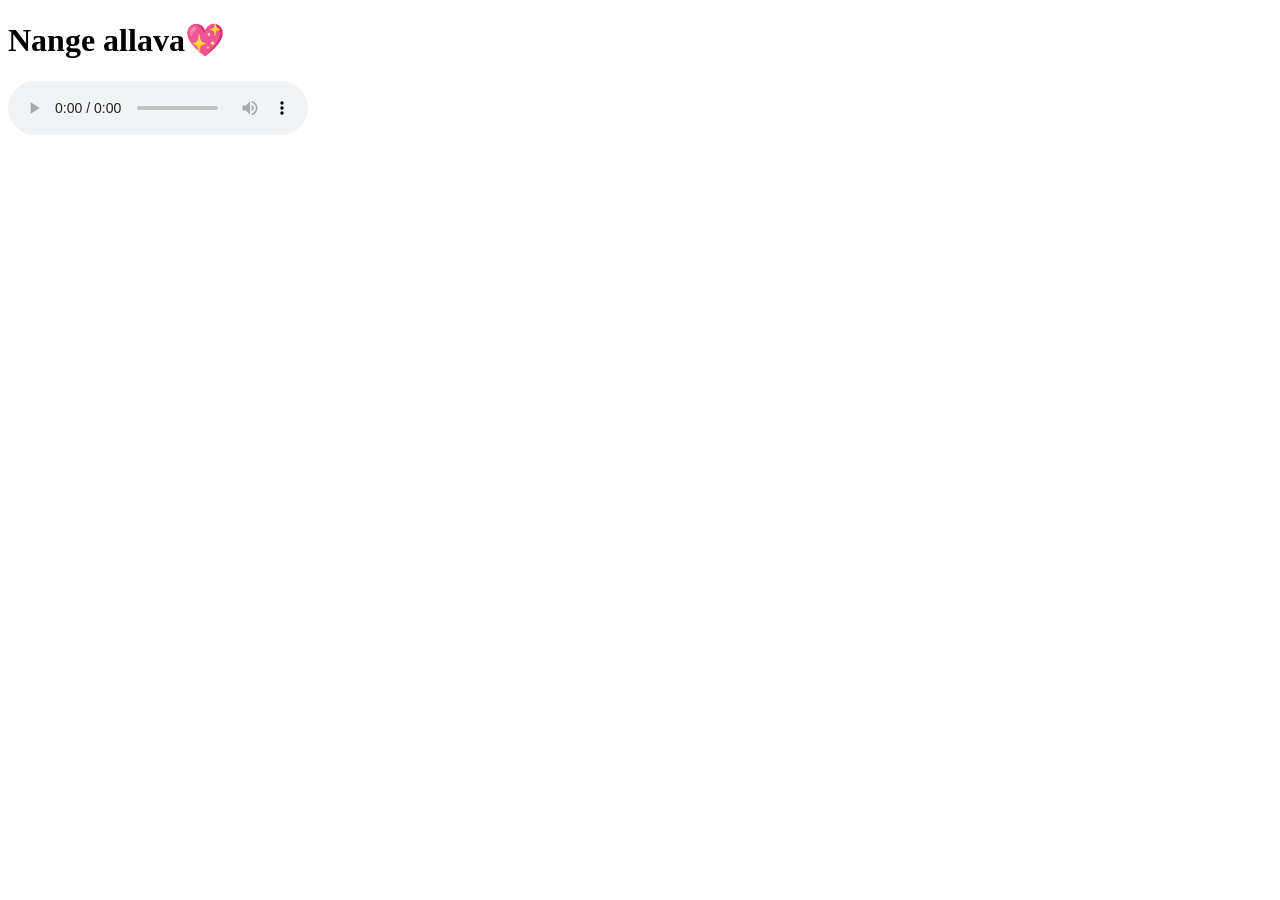
<file: audio.html>
<!DOCTYPE html>
<html>

<head>
    <title>Audio example</title>
</head>

<body>

    <h1>Nange allava💖</h1>

    <audio controls>
        <source src=https://genius.com/Sanjith-hegde-nange-allava-lyrics">
    </audio>
</body>
</html>
</file>
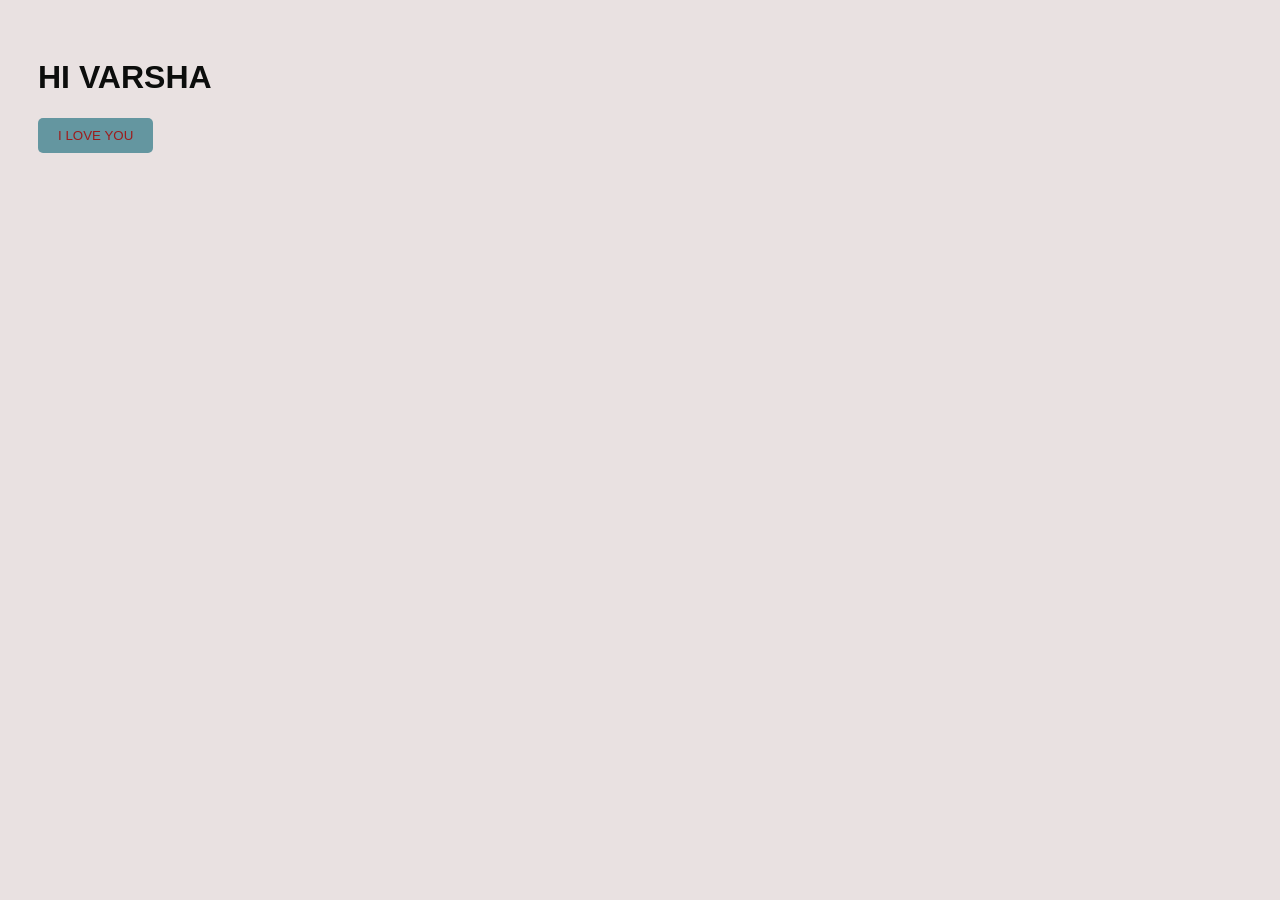
<file: bas.html>
<!DOCTYPE html>
<html lang="en">
<head>
    <meta charset="UTF-8">
    <meta name="viewport" content="width=device-width, initial-scale=1.0">
    <title>web development</title>
    <link rel="stylesheet" href="bas.css">
</head>
<body>
    <h1 id="heading">HI VARSHA</h1>
    <button id="changeBtn" onclick="change()">I LOVE YOU</button>

    <script src="bas.js"></script>
</body>
</html>
</file>
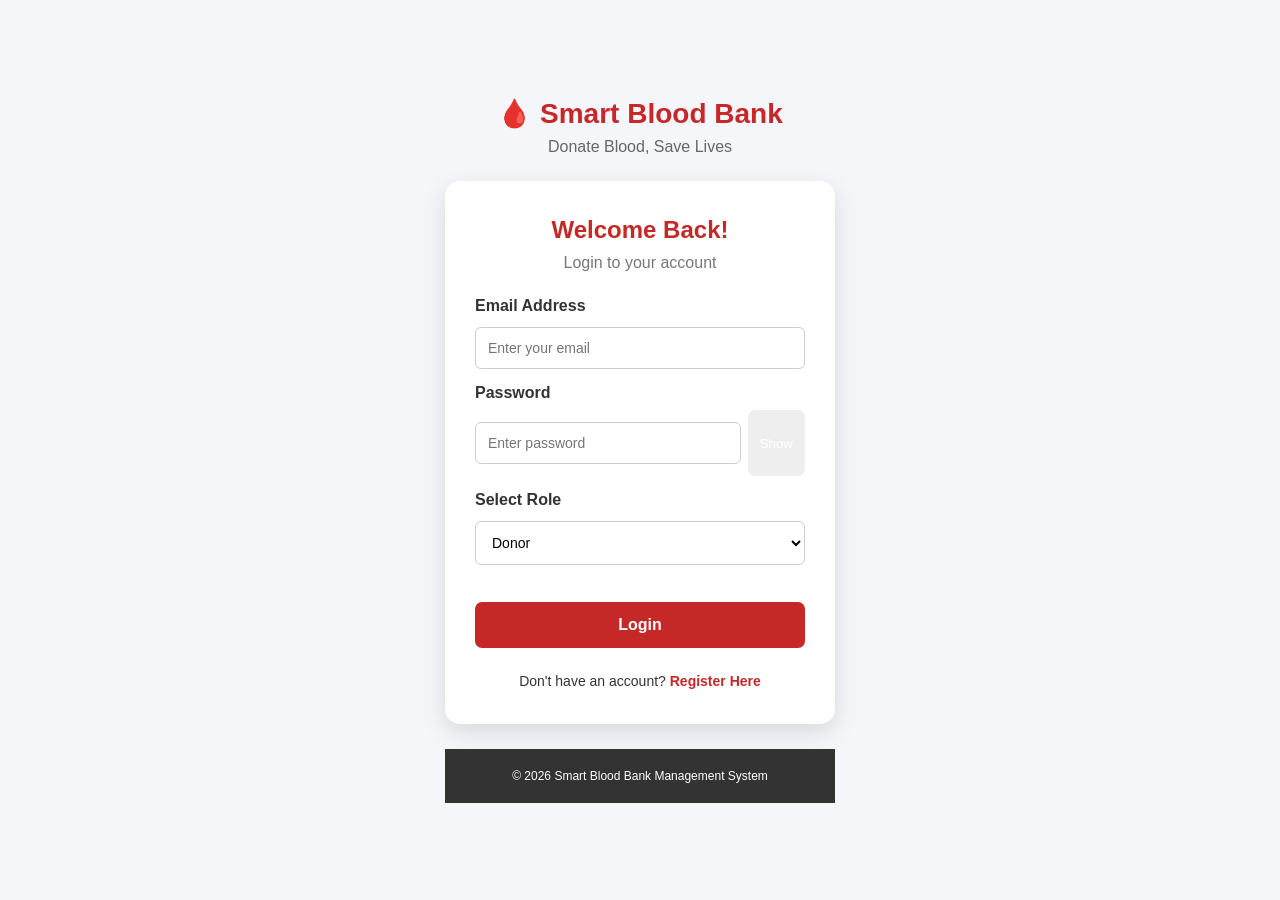
<file: login.html>
<!DOCTYPE html>
<html lang="en">
<head>
    <meta charset="UTF-8">
    <meta name="viewport" content="width=device-width, initial-scale=1.0">
    <title>Smart Blood Bank Login</title>
    <link rel="stylesheet" href="login.css">
    <link rel="stylesheet" href="register.css">
    <link rel="stylesheet" href="index.css">
</head>
<body>

<div class="login-container">

    <div class="logo">
        <h1>🩸 Smart Blood Bank</h1>
        <p>Donate Blood, Save Lives</p>
    </div>

    <div class="login-box">

        <h2>Welcome Back!</h2>
        <p class="subtitle">Login to your account</p>

        <form id="loginForm">

            <label>Email Address</label>
            <input type="email" id="email"
                   placeholder="Enter your email" required>

            <label>Password</label>

            <div class="password-box">
                <input type="password" id="password"
                       placeholder="Enter password" required>

                <button type="button" id="togglePassword">
                    Show
                </button>
            </div>

            <label>Select Role</label>
            <select id="role">
                <option value="DONOR">Donor</option>
                <option value="ADMIN">Admin</option>
            </select>

            <button type="submit" class="login-btn">
                Login
            </button>

            <p id="message"></p>

        </form>

        <div class="register">
            Don't have an account?
            <a href="register.html">Register Here</a>
        </div>

    </div>

    <footer>
        © 2026 Smart Blood Bank Management System
    </footer>

</div>

<script src="login.js"></script>
</body>
</html>
</file>
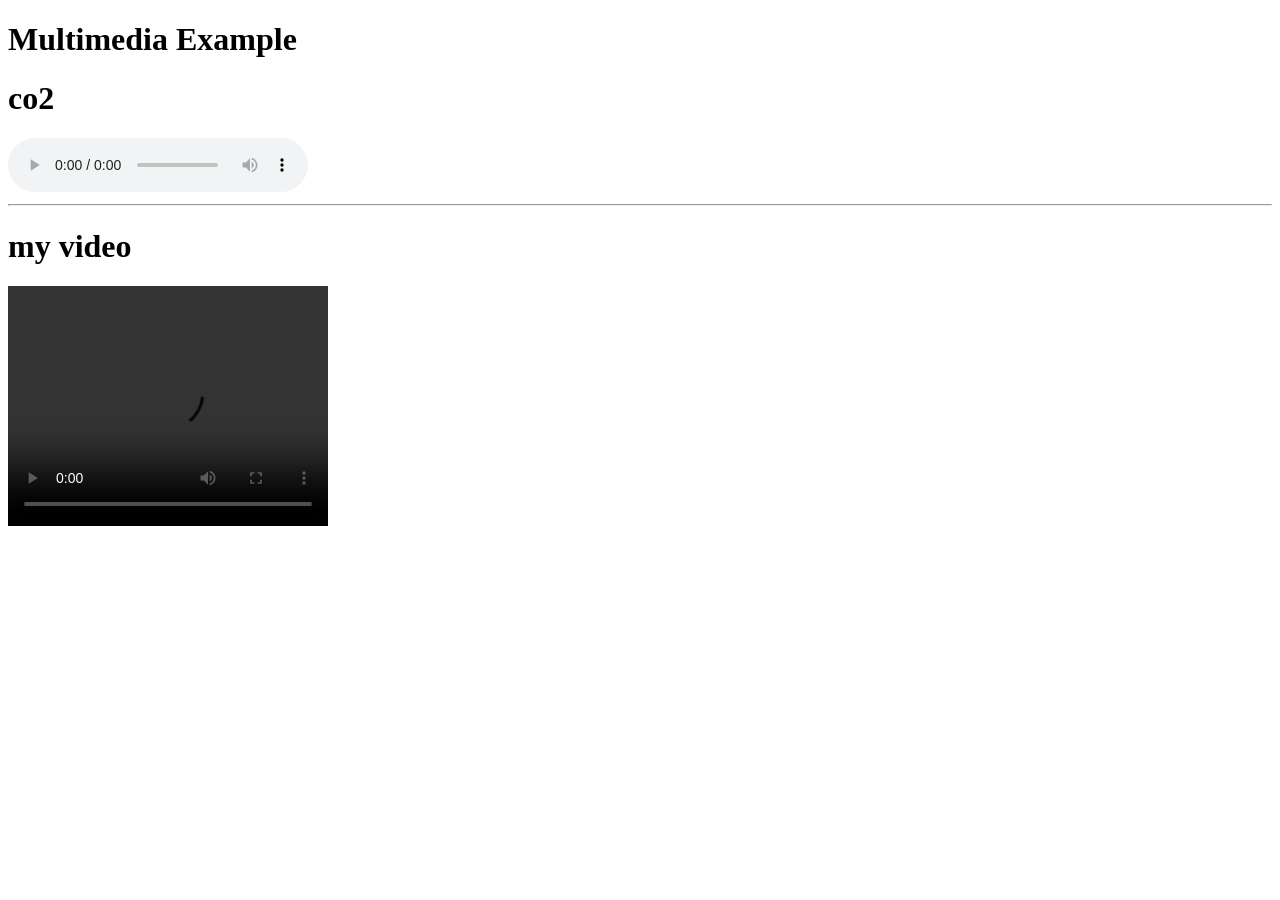
<file: multimedia.html>
<!DOCTYPE html>
<html>
<head>
    
    <title>Multimedia Example</title>
</head>
<body>
    <h1>Multimedia Example</h1>
    <h1>co2</h1>
    <audio controls>
        <source src="https://genius.com/Sanjith-hegde-nange-allava-lyrics" type="audio/mpeg">
    </audio>
    <hr>
    <h1> my video</h1>
        <video width="320" height="240" controls>
        <source src="https://en.wikipedia.org/wiki/List_of_Telugu_films_of_2026" type="video/mp4">
    </video></h1>
</body>
</html>
</file>
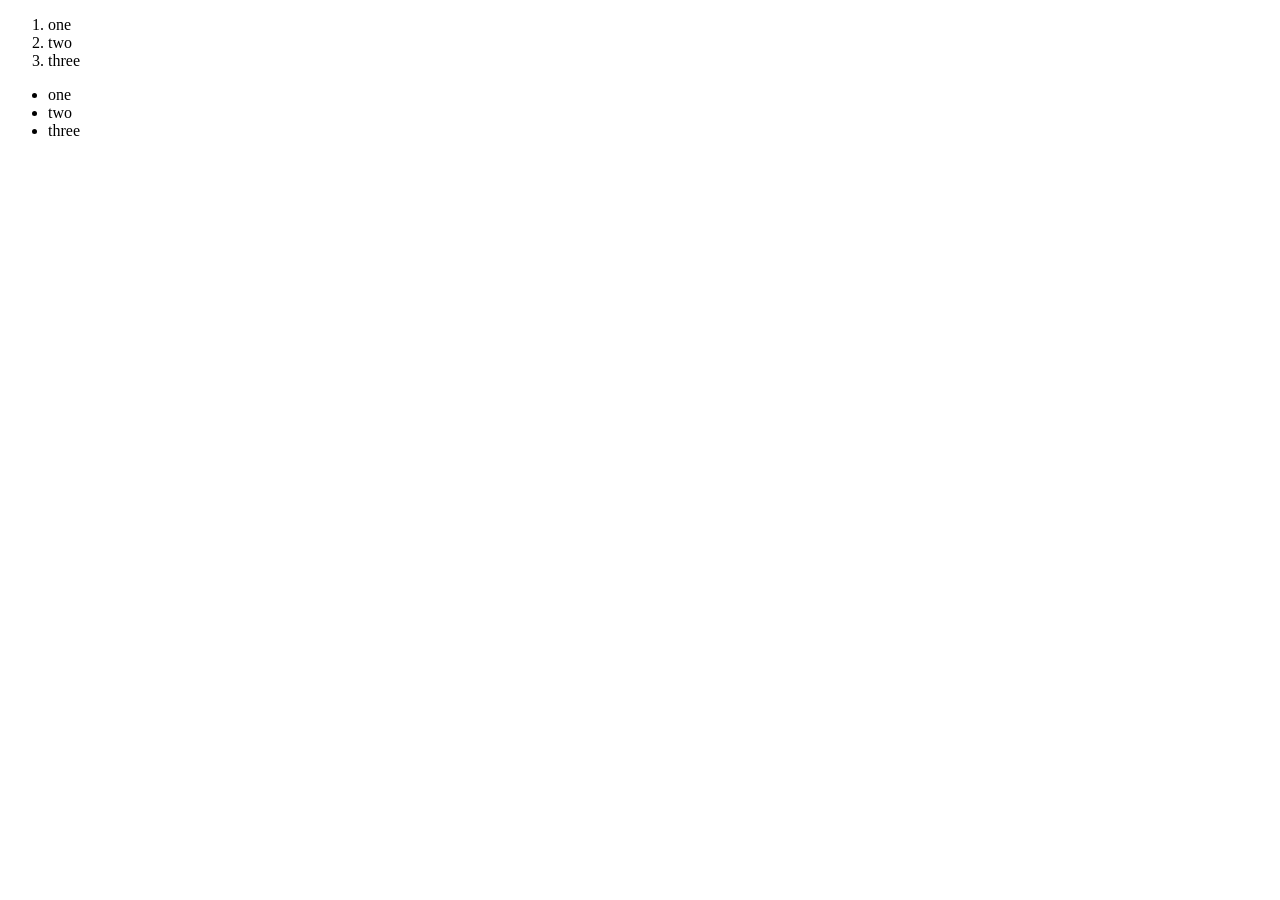
<file: order.html>
<!DOCTYPE html>
<html lang="en">
<head>
    <meta charset="UTF-8">
    <meta name="viewport" content="width=device-width, initial-scale=1.0">
    <title>Document</title>
</head>
<body>
    <ol>
        <li>one</li>
        <li>two</li>
        <li>three</li>
    </ol>
    <ul>
        <li>one</li>
        <li>two</li>
        <li>three</li>        
    </ul>
</body>
</html>
</file>
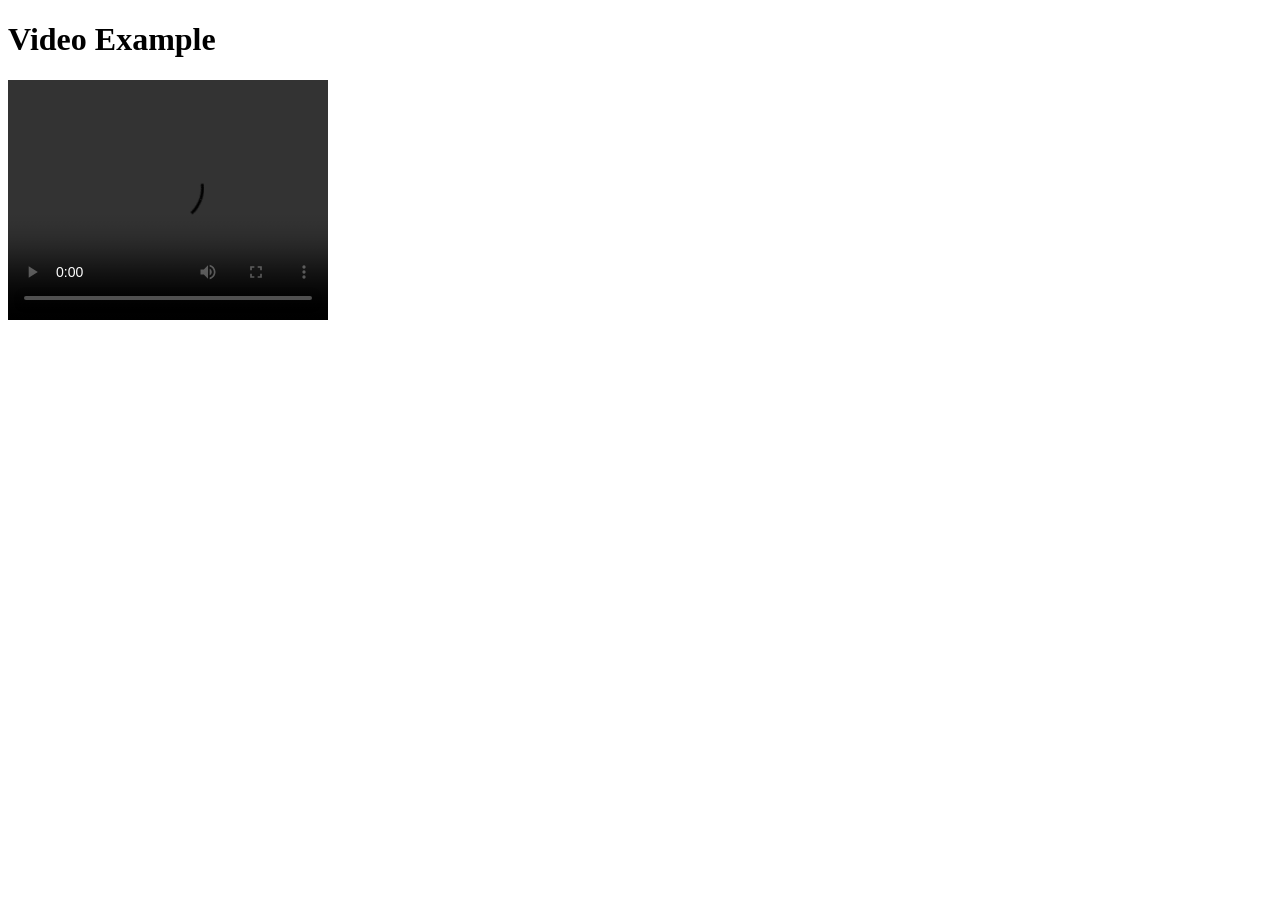
<file: video.html>
<!DOCTYPE html>
<html>
<head>
    
    <title>video Example</title>
</head>
<body>
    <h1>Video Example</h1>
    <video width="320" height="240" controls>
        <source src="https://en.wikipedia.org/wiki/List_of_Telugu_films_of_2026" type="video/mp4">
    </video>
</body> 
</html>
</file>
<file: bas.css>
body{
    font-family: Arial, sans-serif;
    padding: 30px;
    background-color: #e9e1e1;
}
#heading {
    color: #0c0d0c;
}
#changeBtn{
    background-color: #6496a0;
    color: rgb(157, 28, 28);
    padding: 10px 20px;
    border: none;
    border-radius: 5px;
    cursor: pointer;
}
#changeBtn:hover{
    background-color: #804d6c;
}
</file>
<file: login.css>
* {
    margin: 0;
    padding: 0;
    box-sizing: border-box;
    font-family: Arial, sans-serif;
}

body {
    background: linear-gradient(135deg, #fff0f0, #ffd6d6);
    min-height: 100vh;
    display: flex;
    justify-content: center;
    align-items: center;
}

.login-container {
    width: 100%;
    max-width: 430px;
    padding: 20px;
}

.logo {
    text-align: center;
    margin-bottom: 25px;
    color: #c62828;
}

.logo h1 {
    font-size: 27px;
}

.logo p {
    margin-top: 8px;
    color: #666;
}

.login-box {
    background: white;
    padding: 35px 30px;
    border-radius: 15px;
    box-shadow: 0 8px 25px rgba(0,0,0,0.12);
}

.login-box h2 {
    text-align: center;
    color: #c62828;
    margin-bottom: 10px;
}

.subtitle {
    text-align: center;
    color: #777;
    margin-bottom: 25px;
}

label {
    display: block;
    margin: 15px 0 8px;
    font-weight: bold;
    color: #333;
}

input, select {
    width: 100%;
    padding: 13px;
    border: 1px solid #ddd;
    border-radius: 7px;
    outline: none;
    font-size: 14px;
    background: white;
}

input:focus, select:focus {
    border-color: #c62828;
}

.password-box {
    display: flex;
    gap: 7px;
}

.password-box input {
    flex: 1;
    min-width: 0;
}

.password-box button {
    padding: 0 12px;
    background: #eee;
    border: none;
    border-radius: 7px;
    cursor: pointer;
}

.login-btn {
    width: 100%;
    padding: 14px;
    margin-top: 25px;
    background: #c62828;
    color: white;
    border: none;
    border-radius: 7px;
    font-size: 16px;
    font-weight: bold;
    cursor: pointer;
}

.login-btn:hover {
    background: #8e0000;
}

#message {
    text-align: center;
    margin-top: 15px;
    color: #c62828;
}

.register {
    text-align: center;
    margin-top: 25px;
    font-size: 14px;
}

.register a {
    color: #c62828;
    text-decoration: none;
    font-weight: bold;
}

footer {
    text-align: center;
    margin-top: 25px;
    color: #777;
    font-size: 12px;
}

@media(max-width: 450px) {
    .login-box {
        padding: 25px 20px;
    }
}
</file>
<file: register.css>
* {
    margin: 0;
    padding: 0;
    box-sizing: border-box;
    font-family: Arial, sans-serif;
}

body {
    background: linear-gradient(135deg, #fff0f0, #ffd6d6);
    min-height: 100vh;
    padding: 30px 15px;
}

.register-container {
    max-width: 500px;
    margin: auto;
}

.logo {
    text-align: center;
    color: #c62828;
    margin-bottom: 25px;
}

.logo h1 {
    font-size: 28px;
}

.logo p {
    margin-top: 8px;
    color: #666;
}

.register-box {
    background: white;
    padding: 30px;
    border-radius: 15px;
    box-shadow: 0 8px 25px rgba(0,0,0,0.12);
}

.register-box h2 {
    text-align: center;
    color: #c62828;
    margin-bottom: 10px;
}

.subtitle {
    text-align: center;
    color: #777;
    margin-bottom: 25px;
}

label {
    display: block;
    margin: 15px 0 8px;
    font-weight: bold;
    color: #333;
}

input, select {
    width: 100%;
    padding: 13px;
    border: 1px solid #ddd;
    border-radius: 7px;
    outline: none;
    background: white;
}

input:focus, select:focus {
    border-color: #c62828;
}

.register-btn {
    width: 100%;
    padding: 14px;
    margin-top: 25px;
    background: #c62828;
    color: white;
    border: none;
    border-radius: 7px;
    font-size: 16px;
    font-weight: bold;
    cursor: pointer;
}

.register-btn:hover {
    background: #8e0000;
}

#message {
    text-align: center;
    margin-top: 15px;
}

.login-link {
    text-align: center;
    margin-top: 22px;
    font-size: 14px;
}

.login-link a {
    color: #c62828;
    text-decoration: none;
    font-weight: bold;
}

footer {
    text-align: center;
    margin-top: 25px;
    color: #777;
    font-size: 12px;
}

@media(max-width: 500px) {
    .register-box {
        padding: 20px;
    }
}
</file>
<file: index.css>
* {
    margin: 0;
    padding: 0;
    box-sizing: border-box;
    font-family: Arial, sans-serif;
}

body {
    background: #f5f6fa;
    color: #333;
}

header {
    background: #c62828;
    color: white;
    text-align: center;
    padding: 25px;
}

header h1 {
    margin-bottom: 8px;
}

nav {
    background: #8e0000;
    padding: 15px;
    text-align: center;
}

nav a {
    color: white;
    text-decoration: none;
    margin: 0 15px;
    font-weight: bold;
}

.hero {
    background: #ffe5e5;
    text-align: center;
    padding: 55px 20px;
}

.hero h2 {
    color: #c62828;
    margin-bottom: 12px;
}

main {
    width: 90%;
    max-width: 850px;
    margin: 30px auto;
}

.card {
    background: white;
    padding: 25px;
    margin-bottom: 25px;
    border-radius: 12px;
    box-shadow: 0 3px 12px #ddd;
}

.card h2 {
    color: #c62828;
    margin-bottom: 20px;
}

input, select {
    display: block;
    width: 100%;
    padding: 12px;
    margin: 12px 0;
    border: 1px solid #ccc;
    border-radius: 6px;
}

button {
    background: #c62828;
    color: white;
    border: none;
    padding: 12px 20px;
    border-radius: 6px;
    cursor: pointer;
}

button:hover {
    background: #8e0000;
}

#results {
    margin-top: 20px;
}

.donor-result {
    background: #fff0f0;
    border-left: 5px solid #c62828;
    padding: 15px;
    margin-top: 12px;
    border-radius: 5px;
}

footer {
    background: #333;
    color: white;
    text-align: center;
    padding: 20px;
}

@media(max-width: 600px) {
    nav a {
        display: inline-block;
        margin: 8px;
    }

    main {
        width: 94%;
    }
}
</file>
